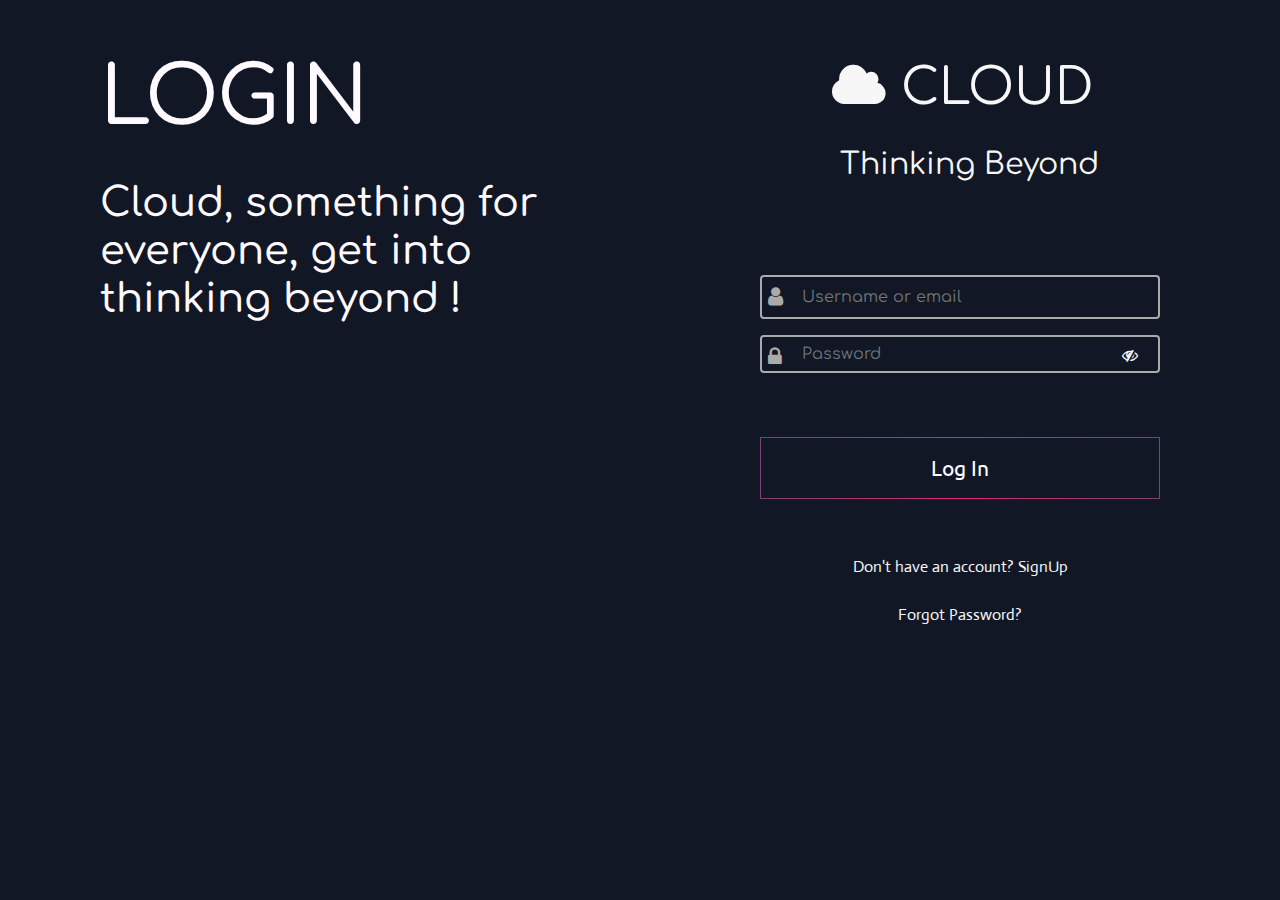
<file: Login.html>
<html>

<head>

	<title>Cloud-Login</title>
	<meta name="viewport" content="width=device-width, initial-scale=1">
  <script src="https://cdnjs.cloudflare.com/ajax/libs/popper.js/1.14.7/umd/popper.min.js"></script>
  <script src="https://maxcdn.bootstrapcdn.com/bootstrap/4.3.1/js/bootstrap.min.js"></script>
  <link rel="stylesheet" href="https://maxcdn.bootstrapcdn.com/bootstrap/4.3.1/css/bootstrap.min.css">
  <link rel="icon" href="https://raw.githubusercontent.com/Hariharan20/Cloud-web/gh-pages/Temp_logo.png" type="image/x-icon">
	<link rel="stylesheet" href="https://fonts.googleapis.com/css?family=Montserrat|Ubuntu|Actor|Comfortaa">
	<link rel="stylesheet" href="Page1.css">
	<link rel="stylesheet" href="https://cdnjs.cloudflare.com/ajax/libs/font-awesome/4.4.0/css/font-awesome.min.css">
	<script src="https://ajax.googleapis.com/ajax/libs/jquery/3.4.0/jquery.min.js">
	</script>

</head>

<body>

	<script>
		$(document).ready(function(){
			$("#id01").click(function() {
				$(this).toggleClass("fa-eye-slash fa-eye");
				var input = $($(this).attr("toggle"));
				if (input.attr("type") == "password") {
					input.attr("type", "text");
				} else {
					input.attr("type", "password");
				}
			});
		});
	</script>

	<div class="container-fluid" style="padding-top:4%;padding-bottom:70px;background-color:none">
		<div class="row" style="padding-top:0px;">
		
			<div class="col col-0 col-sm-0 col-md-6 col-lg-6" id="fadeshow1">
				<h1 style="padding-top:10%px;color:#FFFAFF;font-size:80px;padding-left:14%;">LOGIN</h1><br>
				<h1 style="padding-top:20%px;color:#FFFAFF;font-size:40px;padding-left:14%;">Cloud, something for everyone, get into thinking beyond !</h1>
			</div>

		<div class="col col-12 col-sm-12 col-md-6 col-lg-6" id="fadeshow2">

			<div class="container-fluid"  style="min-height:400px;max-width:460px;background:transparent;">
				<div class="container-fluid" style="padding-top:0px;">
					<p id="title">  <i class="fa fa-cloud"></i> CLOUD</p>
					<p id="sub-title">Thinking Beyond</p>	
						<form style="padding-top:10%;">
							<br><div class="inputWithicon">
								<input style="color:#F7F7F7;background:transparent;" type="text" placeholder="Username or email" name="uname" required>   <i style="top:13px;" class="fa fa-user fa-lg fa-fw" aria-hidden="true"></i> <br>
								</div>
								<div class="inputWithicon">
									<input style="color:#F7F7F7;background:transparent;" id="password-field" type="password" placeholder="Password" name="pwd" class="form-control"required> <i style="top:5px;" class="fa fa-lock fa-lg fa-fw" aria-hidden="true"></i>
									<span style="padding-top:1.5%;" toggle="#password-field" id="id01" class="fa fa-fw fa-eye-slash field-icon toggle-password"></span>
								</div><br><br>


						<center><a href="Home.html"><button class="btn" type="submit" style="font-family:Ubuntu;font-size:21px;">Log In</button></a><br><br><br>

						<a class="mytext" href="SignUp.html">Don't have an account? SignUp</a><br><br>
						<a class="mytext" href="#"> Forgot Password? </a>
						</center>
					</center>
					</form>
			
				</div>

			</div>
			
		</div>

</div>
<style>

</style>
</body>

</html>
</file>
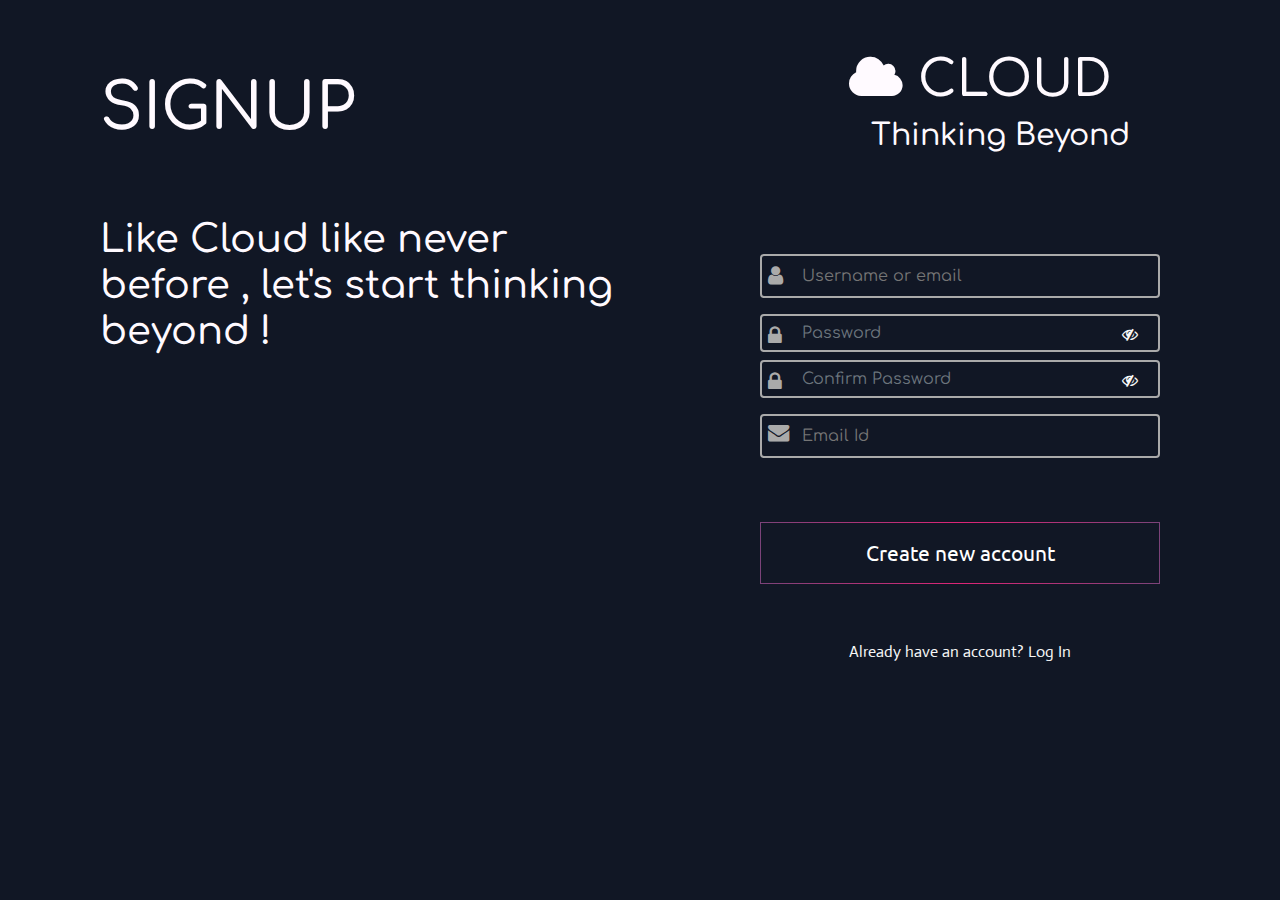
<file: SignUp.html>
<html>

<head>

	<title>Cloud-SignUp</title>
	<meta name="viewport" content="width=device-width, initial-scale=1">
  <script src="https://cdnjs.cloudflare.com/ajax/libs/popper.js/1.14.7/umd/popper.min.js"></script>
  <script src="https://maxcdn.bootstrapcdn.com/bootstrap/4.3.1/js/bootstrap.min.js"></script>
  <link rel="stylesheet" href="https://maxcdn.bootstrapcdn.com/bootstrap/4.3.1/css/bootstrap.min.css">
  <link rel="icon" href="https://raw.githubusercontent.com/Hariharan20/Cloud-web/gh-pages/Temp_logo.png" type="image/x-icon">
	<link rel="stylesheet" href="https://fonts.googleapis.com/css?family=Montserrat|Ubuntu|Actor|Comfortaa">
	<link rel="stylesheet" href="https://cdnjs.cloudflare.com/ajax/libs/font-awesome/4.4.0/css/font-awesome.min.css">
	<link rel="stylesheet" href="Page1.css">
	<script src="https://ajax.googleapis.com/ajax/libs/jquery/3.4.0/jquery.min.js">
	</script>
</head>

<body>

	<script>
	$(document).ready(function(){
		$("#id01").click(function() {

			$(this).toggleClass("fa-eye-slash fa-eye");
			var input = $($(this).attr("toggle"));
			if (input.attr("type") == "password") {
				input.attr("type", "text");
			} else {
				input.attr("type", "password");
			}
		});

		$("#id02").click(function() {

			$(this).toggleClass("fa-eye-slash fa-eye");
			var input = $($(this).attr("toggle"));
			if (input.attr("type") == "password") {
				input.attr("type", "text");
			} else {
				input.attr("type", "password");
			}
		});
	});


	</script>

	<div class="container-fluid" style="padding-top:10px;padding-bottom:70px;background-color:none" id ="id10">
		<div class="row" style="padding-top:0px;">
		
		<div class="col col-0 col-sm-0 col-md-0 col-lg-6" id="fadeshow1">
			<h1 style="padding-top:10%;color:#FFFAFF;font-size:5vw;padding-left:14%;">SIGNUP</h1>
			<h1 style="padding-top:10%;color:#FFFAFF;font-size:3vw;padding-left:14%;">Like Cloud like never before , let's start thinking beyond !</h1>
		</div>

		<div class="col col-12 col-sm-12 col-md-12 col-lg-6" id="fadeshow2">

			<div class="container"  style="min-height:600px;max-width:460px;background-color:none;">
				<div class="container-fluid" style="padding-top:40px;">
						<center><h1 style="padding-left:10%;font-size:50px;padding-top:0px;" id="title"><i class="fa fa-cloud"></i> CLOUD</h1>
						<h1 id="sub-title">Thinking Beyond</h1></center>	
					<form style="padding-top:60px;">
						<br><div class="inputWithicon">
								<input style="color:#F7F7F7;background-color:transparent;" type="text" placeholder="Username or email" name="uname" required>   <i style="top:13px;" class="fa fa-user fa-lg fa-fw" aria-hidden="true"></i> <br>
								</div>
								<div class="inputWithicon">
									<input style="color:#F7F7F7;background-color:transparent;" id="password-field" type="password" placeholder="Password" name="pwd" class="form-control"required> <i style="top:5px;" class="fa fa-lock fa-lg fa-fw" aria-hidden="true"></i>
									<span style="padding-top:1.5%;" toggle="#password-field" id="id01" class="fa fa-fw fa-eye-slash field-icon toggle-password"></span>
								</div>

					<div class="inputWithicon">
					<input style="color:#F7F7F7;background-color:transparent;" id="password-field-1" type="password" placeholder="Confirm Password" name="confirm pwd" class="form-control"required> <i style="top:5px;" class="fa fa-lock fa-lg fa-fw" aria-hidden="true"></i>
							<span style="padding-top:1.5%;" toggle="#password-field-1" id="id02" class="fa fa-fw fa-eye-slash field-icon toggle-password"></span>
						</div>

						<div class="inputWithicon">
							<input style="color:#F7F7F7;background-color:transparent;" type="text" placeholder="Email Id" name="uname" required>   <i class="fa fa-envelope fa-lg fa-fw" aria-hidden="true"></i> <br>
						</div><br><br>

						<center><button class="btn" type="submit" style="font-family:Ubuntu;font-size:21px;">Create new account</button><br><br><br>

						<a class="mytext" href="Login.html">Already have an account? Log In</a></center> <br><br>
					</center>
					</form>
			
				</div>

			</div>
			
		</div>

</div>

</body>

</html>
</file>
<file: Page1.css>
h1,h3{color:#FFFAFF;font-family: "Comfortaa", sans-serif;}
  body,p{
    font-family:"Comfortaa";
    color:#F7F7F7;
    /*background-image:url("https://image.freepik.com/free-vector/gradient-geometric-shapes-background_52683-12505.jpg");*/
    background-color: #111725;
    background-attachment: fixed;
		background-position: center;
		background-repeat: no-repeat;
    background-size: cover;
    max-height: 450px;
  }
  input[type="text"] {
    width: 100%;
    border: 2px solid #aaa;
    border-radius: 4px;
    margin: 8px 0;
    outline: none;
    padding: 8px;
    box-sizing: border-box;
    font-family: 'Comfortaa';
    transition: 0.3s;
  }
  input[type="password"] {
    width: 100%;
    border: 2px solid #aaa;
    border-radius: 4px;
    margin: 8px 0;
    outline: none;
    padding: 8px;
    box-sizing: border-box;
    font-family: 'Comfortaa';
    transition: 0.3s;
  }

  input[type="text"]:focus {
    border-color: #FFFFFF;
    box-shadow: 0 0 8px 0 #FFFFFF;
  }

  input[type="password"]:focus {
    border-color: #FFFAFF;
    box-shadow: 0 0 8px 0 #FFFAFF;
  }

  .inputWithIcon input[type="text"] {
    padding-left: 40px;
  }

  .inputWithIcon input[type="password"] {
    padding-left: 40px;
  }

  .inputWithIcon {
    position: relative;
  }

  .inputWithIcon i {
    position: absolute;
    left: 0;
    top: 10px;
    padding: 9px 8px;
    color: #aaa;
    transition: 0.3s;
  }

  .inputWithIcon input[type="text"]:focus + i {
    color: #FFFFFF;
  }

  .inputWithIcon input[type="password"]:focus + i {
    color: #FFFAFF;
  }

  .mytext{
      color:#F7F7F7;
      text-decoration:none;		
      font-family:Actor;	
  }

    .mytext:hover{
      color:#33A1FD;
      text-decoration: none;
  }

  .field-icon {
          float: right;
          margin-right: 20px;
          margin-top: -40px;
          position: relative;
          z-index: 10;
        }
  .mystyle{
        text-decoration:none;
        font-family:ubuntu;
      }
  .mystyle:hover{
        background-color:grey;
    }
    @media only screen and (max-width: 700px) { 
      #fadeshow1 { 
        display: none; 
      } 
    }

    .btn{
			color:white;
			font-size:18px;
			font-family:Actor;
			padding: 14px 20px;
			margin: 8px 0;
			cursor: pointer;
			width:100%;
			background-size:200%;
      border-image: linear-gradient(to left,#7B4379,#DD2476,#7B4379);
			border-image-slice: 1;
			transition: 1s;
    }
    .btn:hover{
      background-image: linear-gradient(to left,#3a1c71,#DD2476,#3a1c71);
      background-position: right;
      color: white;
    }

    .btn:active{
      transform: translateY(40px);
    }

    #title{
      padding-left:18%;
      font-size:50px;
      padding-top:0px;
    }

    #sub-title{
      padding-left:20%;
      font-size:30px;
    }

    @media only screen and (max-width: 400px) {
      #title{
        font-size: 30px;
        padding-left: 20%;
      }
      #sub-title{
        font-size: 15px;
        padding-left: 20%;
      }
    }
      @media only screen and (min-width: 400px) and (max-width: 900px) {
        #title{
          font-size: 34px;
          padding-left: 27%;
        }
        #sub-title{
          font-size: 22px;
          padding-left:23%;
        }
    }
</file>
